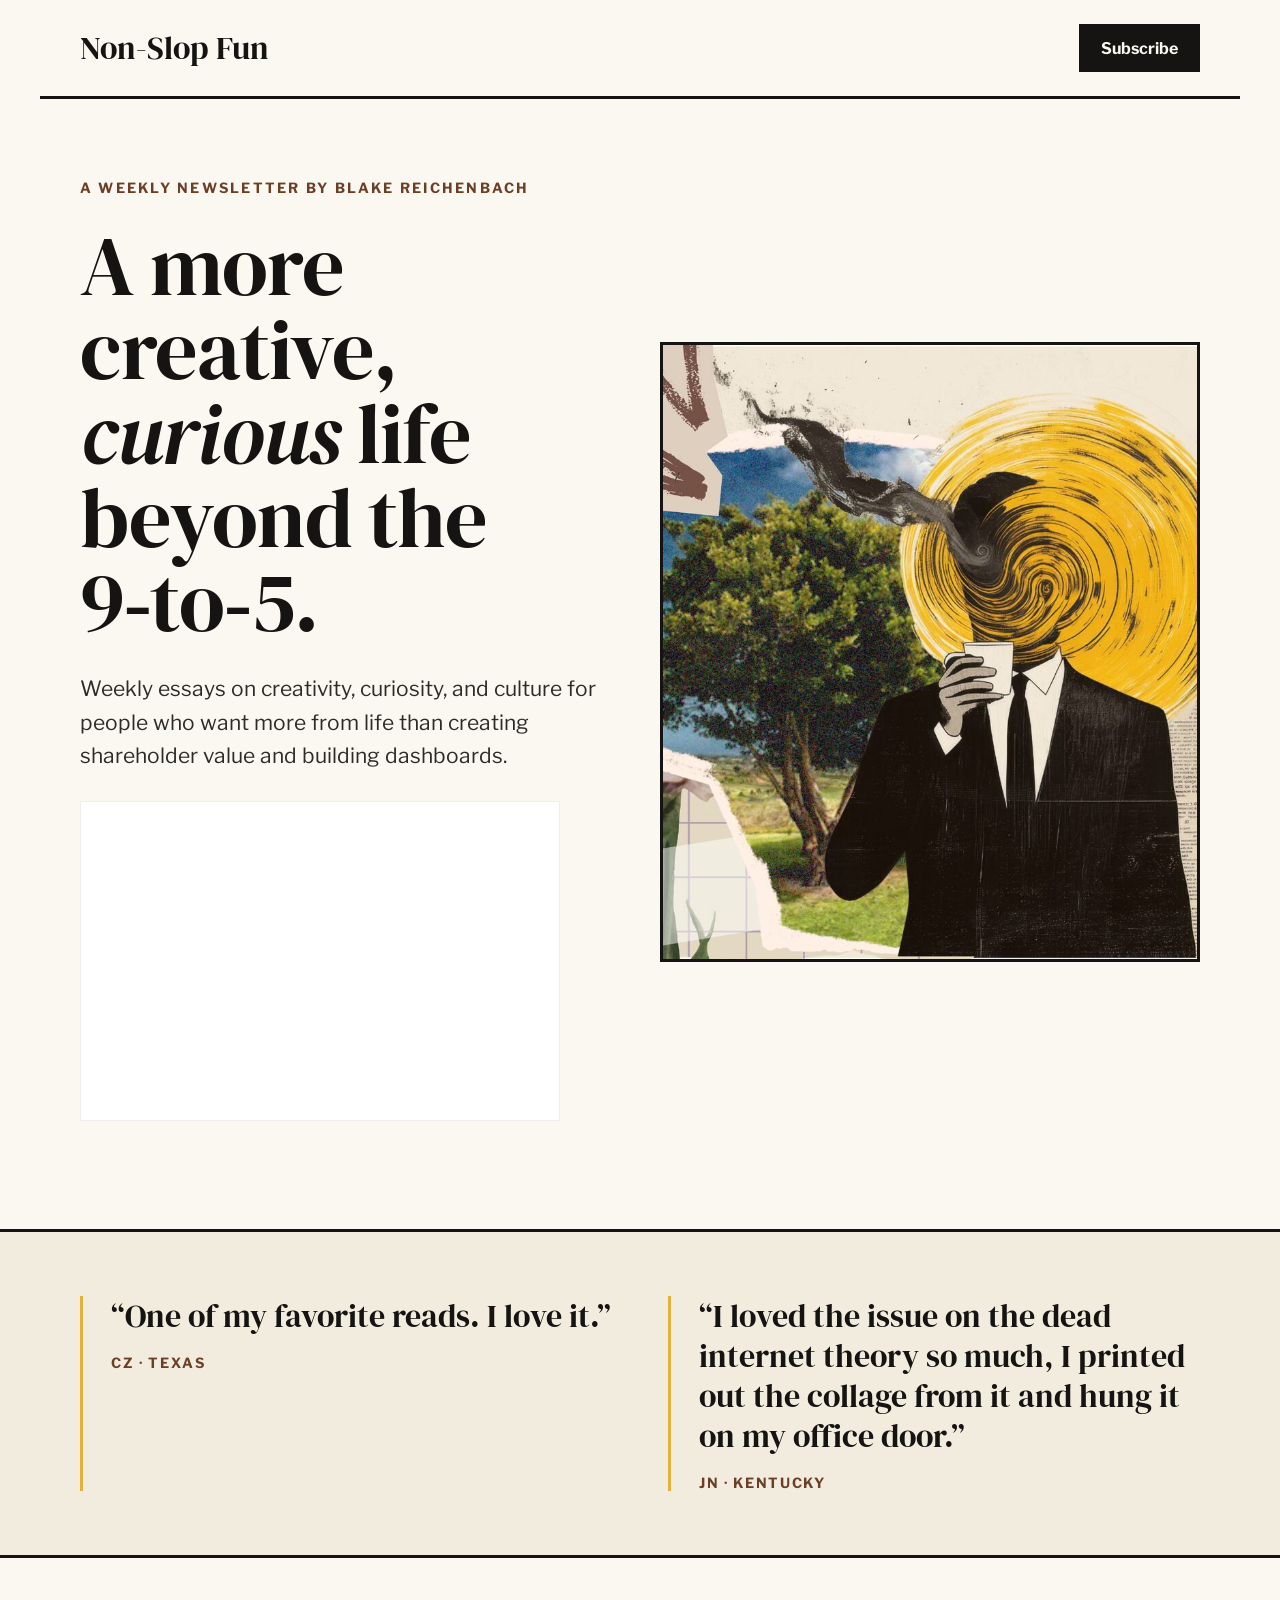
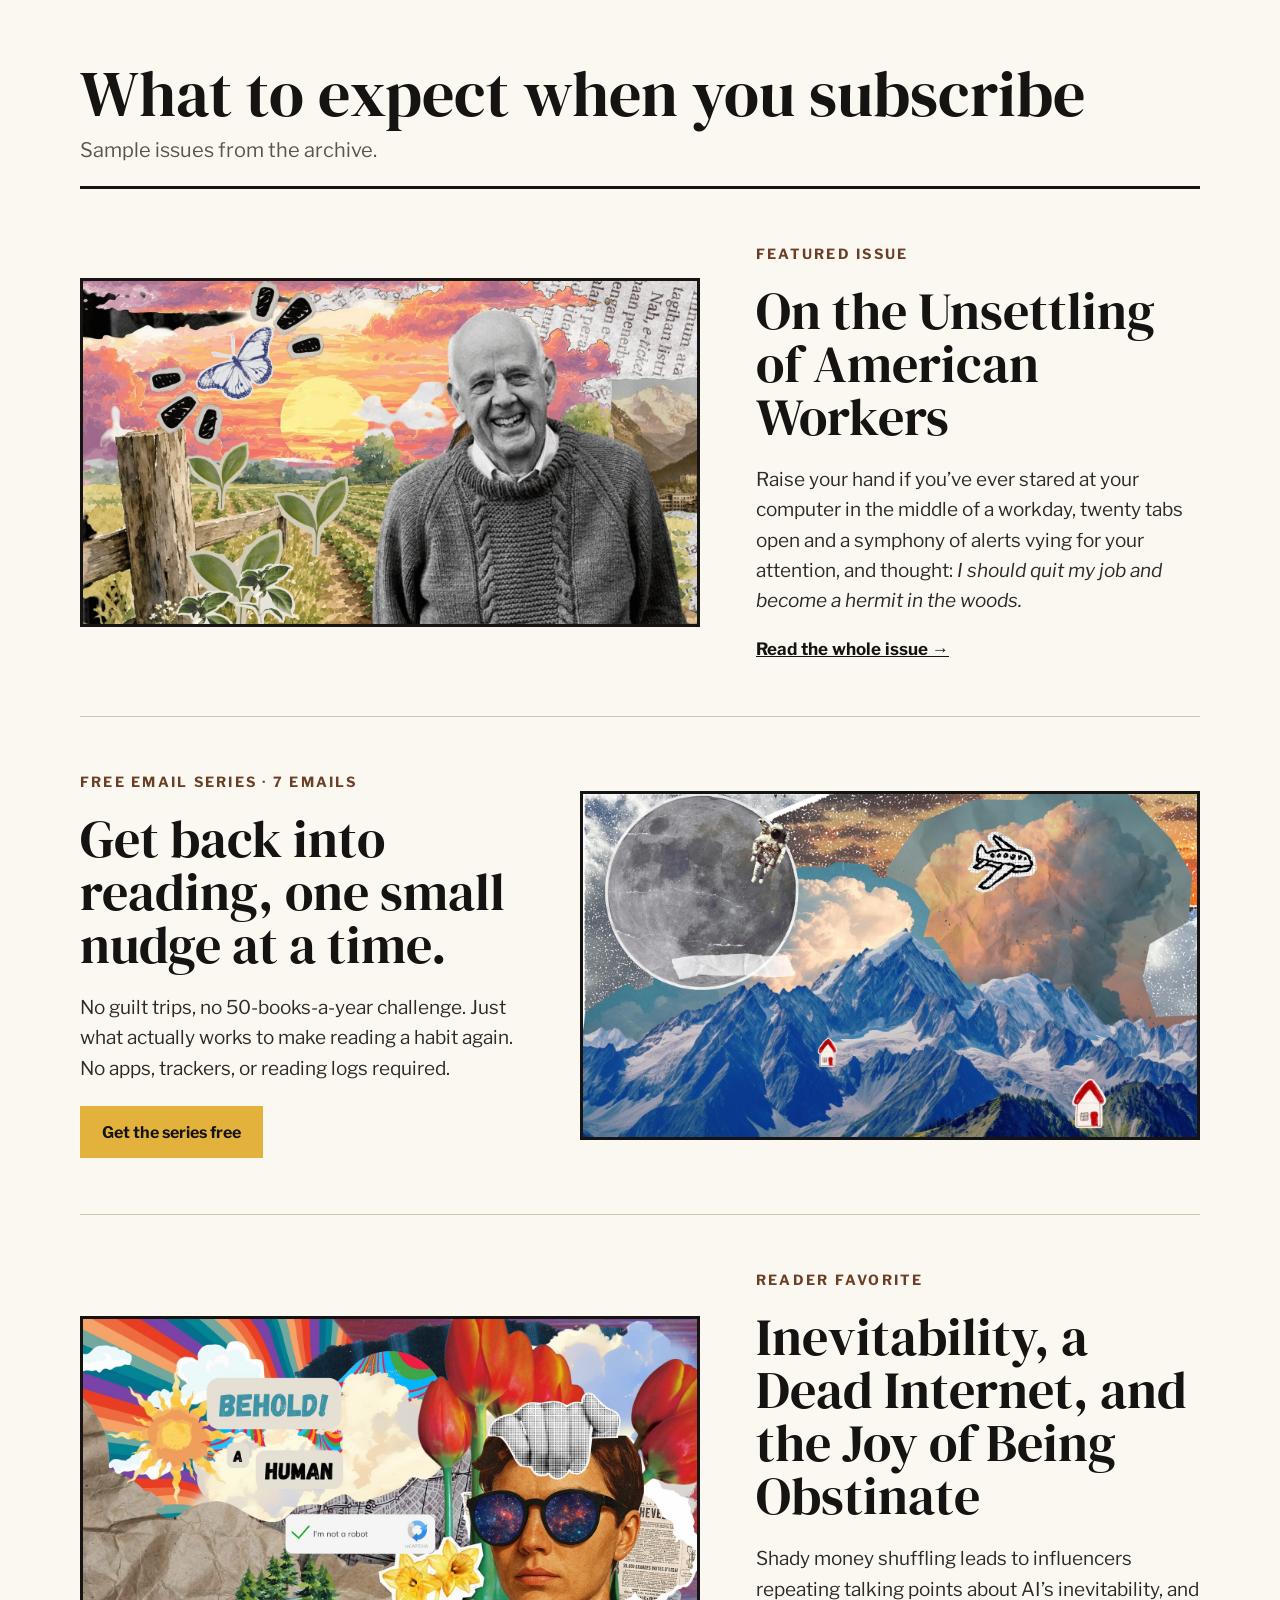
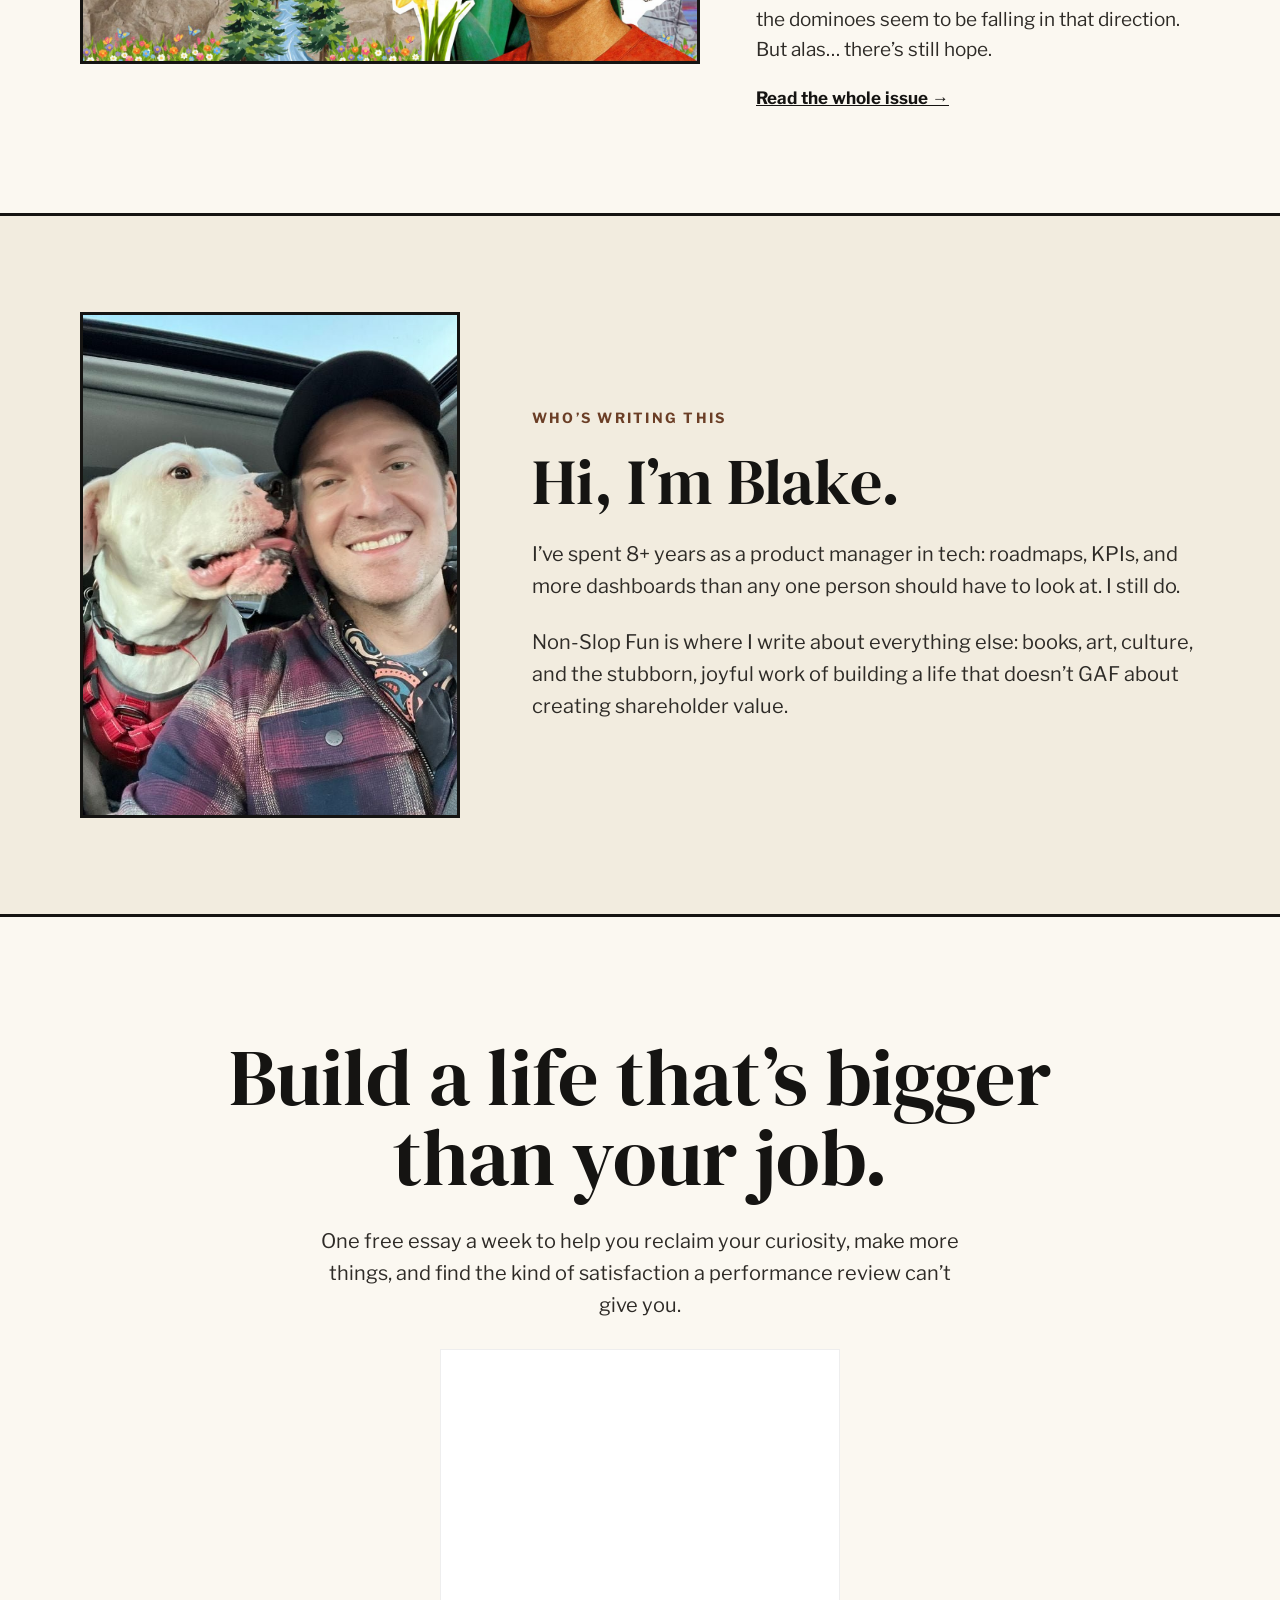
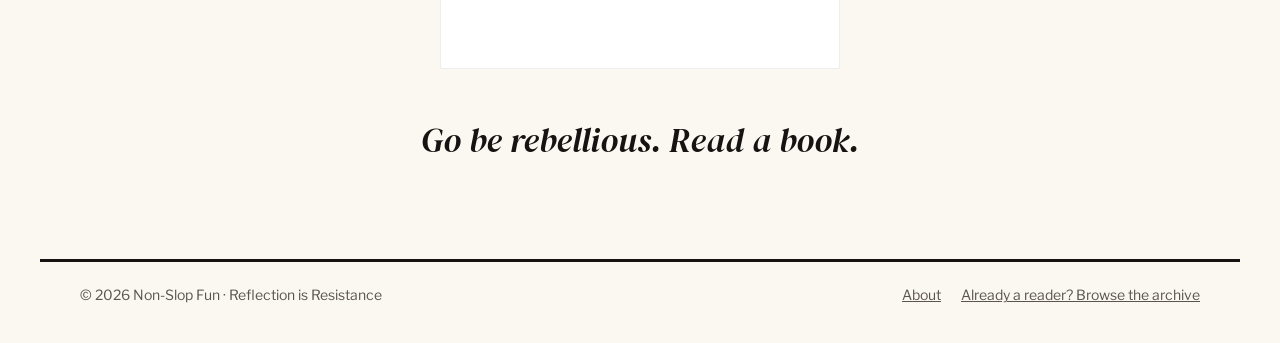
<file: index.html>
<!doctype html>
<html lang="en">
<head>
<meta charset="utf-8">
<meta name="viewport" content="width=device-width, initial-scale=1">
<title>Non-Slop Fun — A more creative, curious life beyond the 9-to-5</title>
<meta name="description" content="Weekly essays on creativity, curiosity, and culture for people who want more from life than creating shareholder value and building dashboards.">
<link rel="canonical" href="https://join.nonslopfun.com/">

<meta property="og:type" content="website">
<meta property="og:site_name" content="Non-Slop Fun">
<meta property="og:title" content="Non-Slop Fun — A more creative, curious life beyond the 9-to-5">
<meta property="og:description" content="Weekly essays on creativity, curiosity, and culture for people who want more from life than creating shareholder value and building dashboards.">
<meta property="og:url" content="https://join.nonslopfun.com/">
<meta property="og:image" content="https://join.nonslopfun.com/assets/og-image.jpg">
<meta property="og:image:width" content="1200">
<meta property="og:image:height" content="630">
<meta name="twitter:card" content="summary_large_image">
<meta name="twitter:image" content="https://join.nonslopfun.com/assets/og-image.jpg">

<link rel="icon" type="image/png" sizes="32x32" href="assets/favicon-32.png">
<link rel="apple-touch-icon" href="assets/apple-touch-icon.png">

<link rel="preconnect" href="https://fonts.googleapis.com">
<link rel="preconnect" href="https://fonts.gstatic.com" crossorigin>
<link rel="stylesheet" href="https://fonts.googleapis.com/css2?family=DM+Serif+Display:ital@0;1&family=Libre+Franklin:wght@400;500;700&display=swap">
<link rel="stylesheet" href="styles.css">
</head>
<body>

<header class="site-header wrap">
  <a class="wordmark" href="#top">Non-Slop Fun</a>
  <a class="btn btn-ink" href="#join">Subscribe</a>
</header>

<main>

  <section id="top" class="hero wrap">
    <div class="hero-copy">
      <p class="eyebrow">A weekly newsletter by Blake Reichenbach</p>
      <h1>A more creative, <em>curious</em> life beyond the 9&#8209;to&#8209;5.</h1>
      <p class="lede">Weekly essays on creativity, curiosity, and culture for people who want more from life than creating shareholder value and building dashboards.</p>
      <div id="join" class="form-slot">
        <iframe src="https://nonslopfun.substack.com/embed" width="480" height="320" style="border: 1px solid #EEE; background: white; max-width: 100%" frameborder="0" scrolling="no" title="Subscribe to Non-Slop Fun"></iframe>
      </div>
    </div>
    <img class="hero-art framed" src="assets/hero-carving-out-time.jpg" width="1600" height="900"
      alt="Collage: a man in a black suit sipping coffee, his head a swirl of yellow paint, beside a torn-out photo of a tree, flowers, a fish, and scraps of book pages">
  </section>

  <section class="band" aria-label="What readers say">
    <div class="wrap quotes">
      <figure>
        <blockquote>“One of my favorite reads. I love it.”</blockquote>
        <figcaption>CZ · Texas</figcaption>
      </figure>
      <figure>
        <blockquote>“I loved the issue on the dead internet theory so much, I printed out the collage from it and hung it on my office door.”</blockquote>
        <figcaption>JN · Kentucky</figcaption>
      </figure>
    </div>
  </section>

  <section class="samples wrap">
    <div class="section-head">
      <h2>What to expect when you subscribe</h2>
      <p>Sample issues from the archive.</p>
    </div>

    <article class="sample">
      <img class="framed" src="assets/issue-unsettling-american-workers.jpg" width="1600" height="900" loading="lazy"
        alt="Collage: Wendell Berry smiling in a knit sweater, in front of a watercolor sunset over a farm field with a wooden fence, seedlings, a butterfly, Alpine mountains, and torn newspaper scraps">
      <div class="sample-copy">
        <p class="eyebrow">Featured issue</p>
        <h3>On the Unsettling of American Workers</h3>
        <p>Raise your hand if you’ve ever stared at your computer in the middle of a workday, twenty tabs open and a symphony of alerts vying for your attention, and thought: <em>I should quit my job and become a hermit in the woods.</em></p>
        <a class="text-link" href="https://nonslopfun.com/p/on-the-unsettling-of-american-workers">Read the whole issue →</a>
      </div>
    </article>

    <article class="sample sample--flip">
      <img class="framed" src="assets/reading-series.jpg" width="1600" height="900" loading="lazy"
        alt="Collage: jagged blue mountains under billowing clouds, a moon with a floating astronaut, a doodled airplane, and two tiny red-roofed houses">
      <div class="sample-copy">
        <p class="eyebrow">Free email series · 7 emails</p>
        <h3>Get back into reading, one small nudge at a time.</h3>
        <p>No guilt trips, no 50-books-a-year challenge. Just what actually works to make reading a habit again. No apps, trackers, or reading logs required.</p>
        <a class="btn btn-mustard" href="https://nonslopfun.com/rebuild-your-reading-habit">Get the series free</a>
      </div>
    </article>

    <article class="sample">
      <img class="framed" src="assets/issue-dead-internet.jpg" width="1600" height="900" loading="lazy"
        alt="Collage: a young man in galaxy-lensed sunglasses among giant red tulips and daffodils, with a psychedelic rainbow sky, the words Behold! A Human, and an I'm-not-a-robot checkbox">
      <div class="sample-copy">
        <p class="eyebrow">Reader favorite</p>
        <h3>Inevitability, a Dead Internet, and the Joy of Being Obstinate</h3>
        <p>Shady money shuffling leads to influencers repeating talking points about AI’s inevitability, and the dominoes seem to be falling in that direction. But alas… there’s still hope.</p>
        <a class="text-link" href="https://nonslopfun.com/p/inevitability-a-dead-internet-and-the-joy-of-being-obstinate">Read the whole issue →</a>
      </div>
    </article>
  </section>

  <section class="band" aria-label="Who's writing this">
    <div class="wrap author">
      <img class="framed" src="assets/blake.jpg" width="600" height="800" loading="lazy"
        alt="Blake Reichenbach smiling in a selfie next to his white dog">
      <div class="author-copy">
        <p class="eyebrow">Who’s writing this</p>
        <h2>Hi, I’m Blake.</h2>
        <p>I’ve spent 8+ years as a product manager in tech: roadmaps, KPIs, and more dashboards than any one person should have to look at. I still do.</p>
        <p>Non-Slop Fun is where I write about everything else: books, art, culture, and the stubborn, joyful work of building a life that doesn’t GAF about creating shareholder value.</p>
      </div>
    </div>
  </section>

  <section class="closing wrap">
    <h2>Build a life that’s bigger than your job.</h2>
    <p class="lede">One free essay a week to help you reclaim your curiosity, make more things, and find the kind of satisfaction a performance review can’t give you.</p>
    <div class="form-slot">
      <iframe src="https://nonslopfun.substack.com/embed" width="480" height="320" style="border: 1px solid #EEE; background: white; max-width: 100%" frameborder="0" scrolling="no" title="Subscribe to Non-Slop Fun"></iframe>
    </div>
    <p class="signoff">Go be rebellious. Read a book.</p>
  </section>

</main>

<footer class="site-footer wrap">
  <span>© <span id="year">2026</span> Non-Slop Fun · Reflection is Resistance</span>
  <span class="footer-links"><a href="about/">About</a><a href="https://nonslopfun.com">Already a reader? Browse the archive</a></span>
</footer>

<script>document.getElementById('year').textContent = new Date().getFullYear();</script>
</body>
</html>
</file>
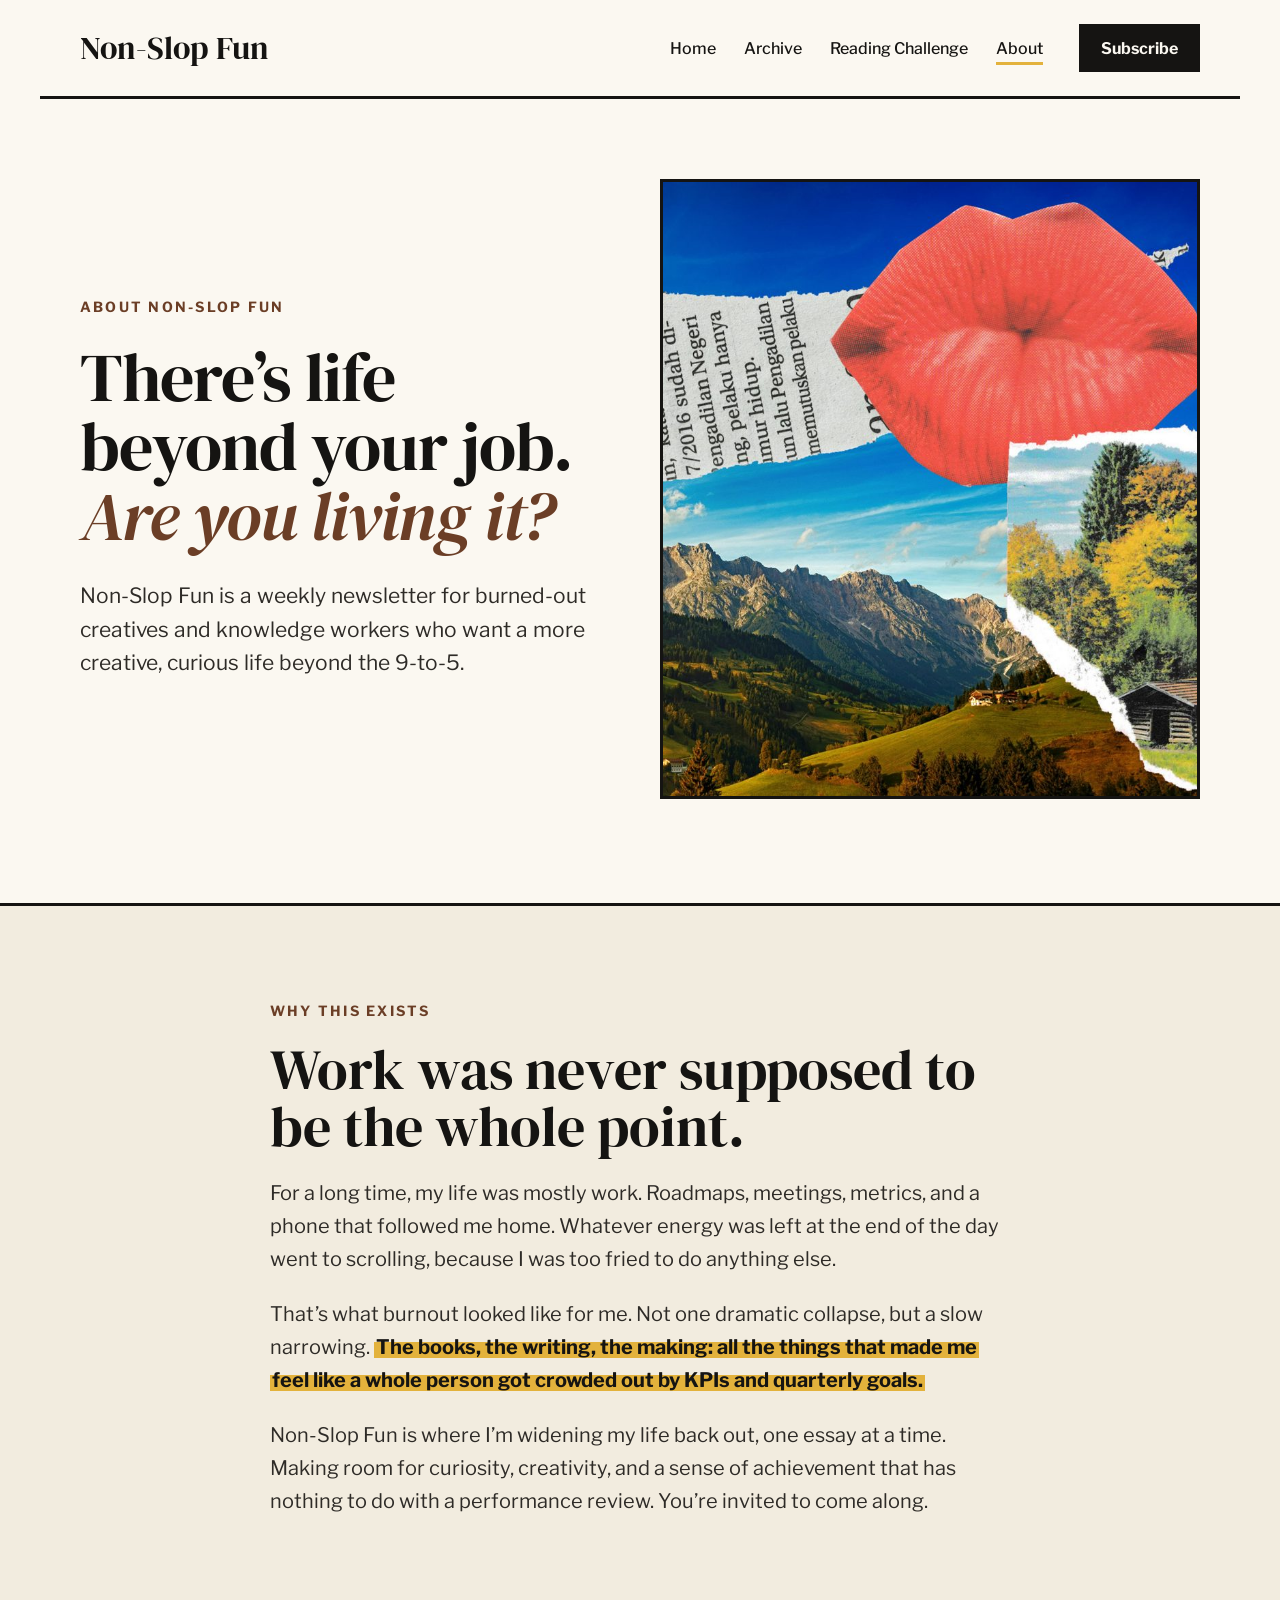
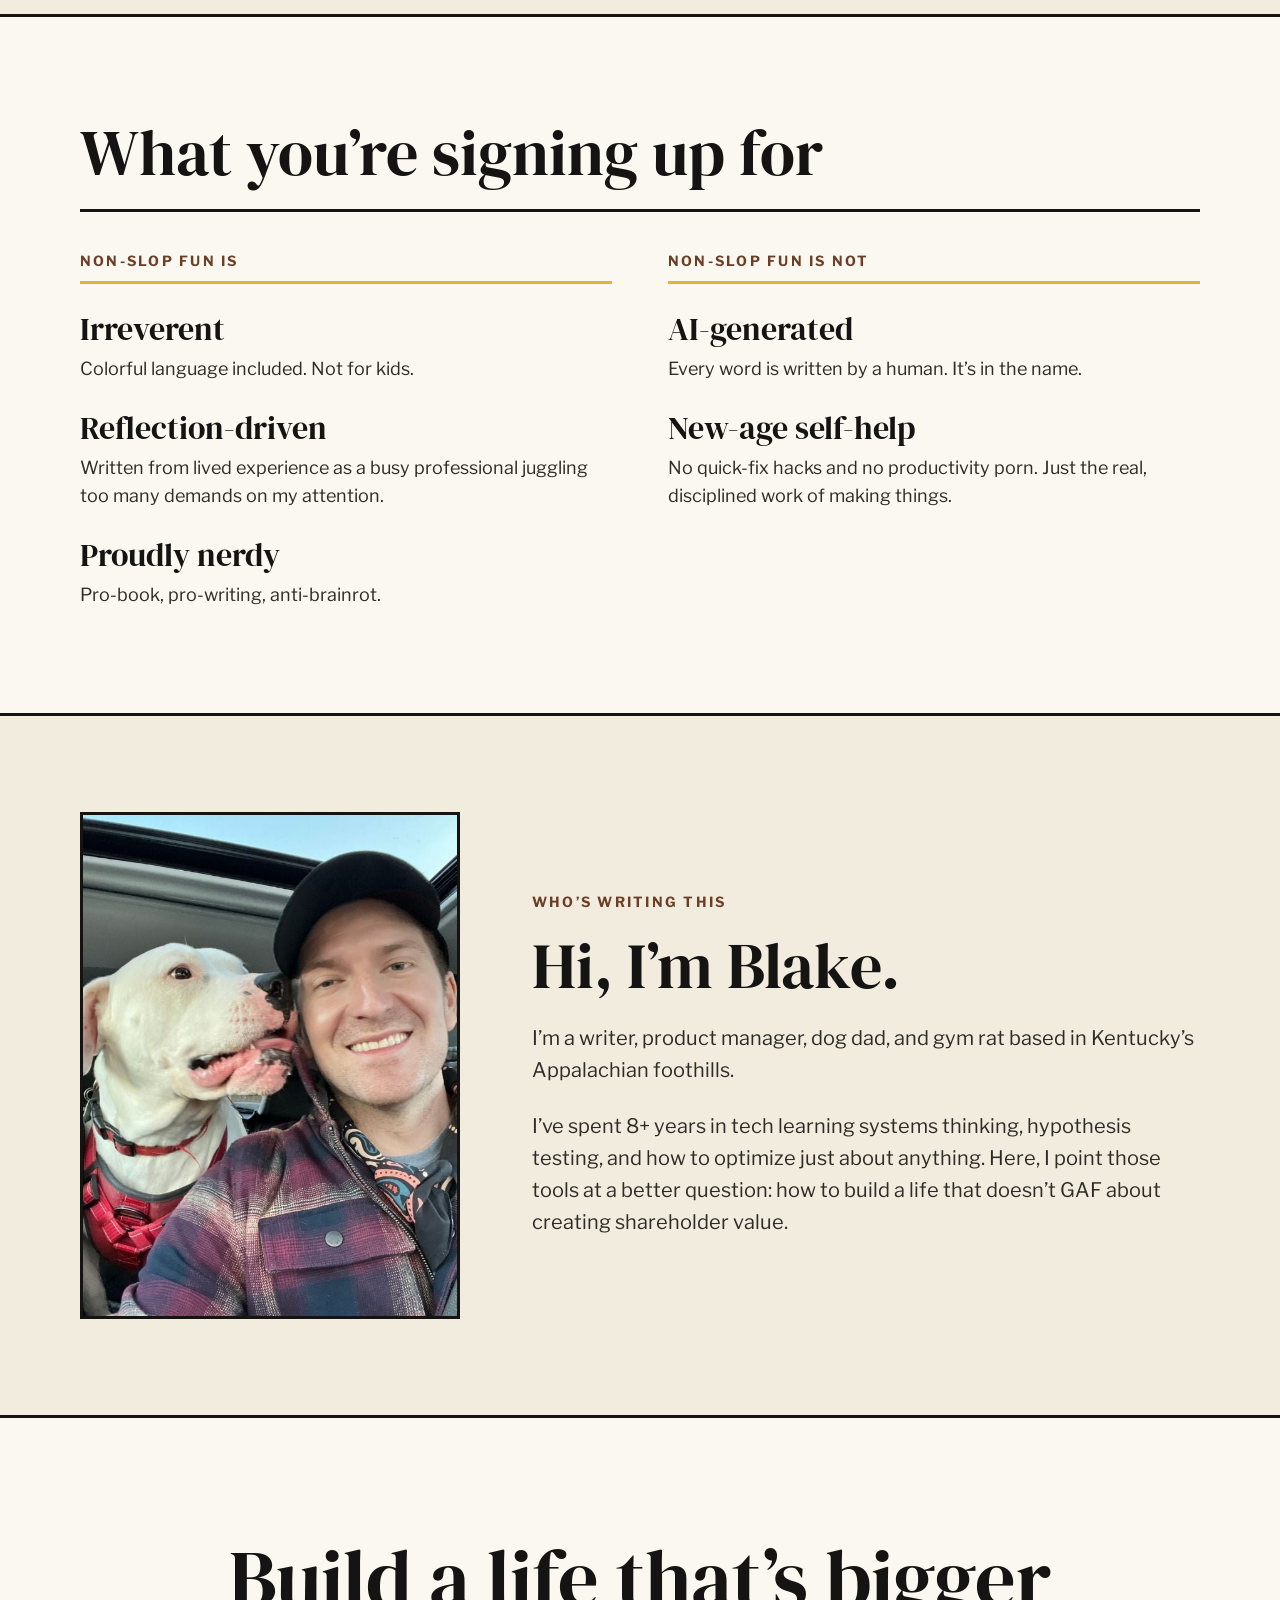
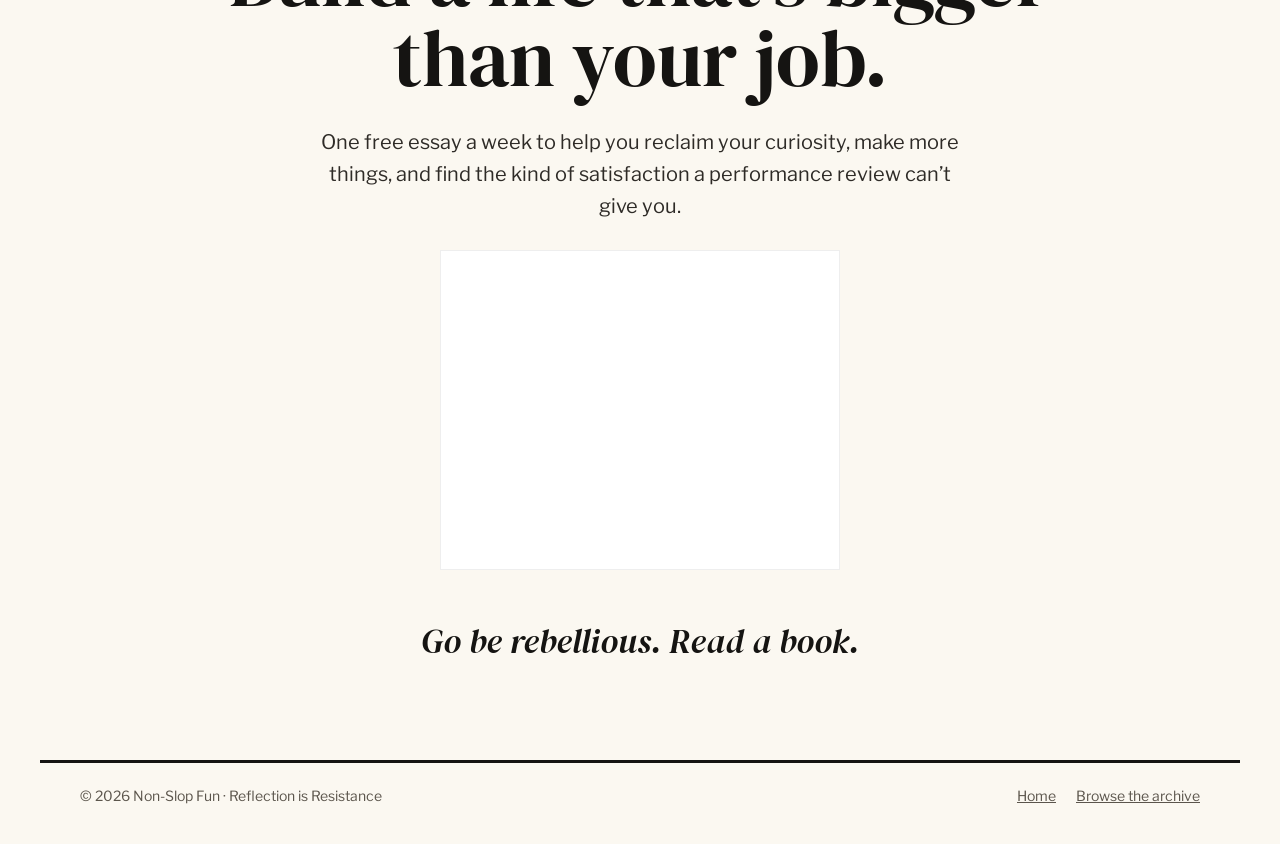
<file: about/index.html>
<!doctype html>
<html lang="en">
<head>
<meta charset="utf-8">
<meta name="viewport" content="width=device-width, initial-scale=1">
<title>About — Non-Slop Fun</title>
<meta name="description" content="Non-Slop Fun is a weekly newsletter by Blake Reichenbach for burned-out creatives and knowledge workers who want a more creative, curious life beyond the 9-to-5.">
<link rel="canonical" href="https://join.nonslopfun.com/about">

<meta property="og:type" content="website">
<meta property="og:site_name" content="Non-Slop Fun">
<meta property="og:title" content="About Non-Slop Fun">
<meta property="og:description" content="A weekly newsletter for burned-out creatives and knowledge workers who want a more creative, curious life beyond the 9-to-5.">
<meta property="og:url" content="https://join.nonslopfun.com/about">
<meta property="og:image" content="https://join.nonslopfun.com/assets/og-image.jpg">
<meta name="twitter:card" content="summary_large_image">

<link rel="icon" type="image/png" sizes="32x32" href="../assets/favicon-32.png">
<link rel="apple-touch-icon" href="../assets/apple-touch-icon.png">

<link rel="preconnect" href="https://fonts.googleapis.com">
<link rel="preconnect" href="https://fonts.gstatic.com" crossorigin>
<link rel="stylesheet" href="https://fonts.googleapis.com/css2?family=DM+Serif+Display:ital@0;1&family=Libre+Franklin:wght@400;500;700&display=swap">
<link rel="stylesheet" href="../styles.css">
</head>
<body>

<header class="site-header site-header--nav wrap">
  <a class="wordmark" href="../">Non-Slop Fun</a>
  <nav class="site-nav" aria-label="Main">
    <a href="../">Home</a>
    <a href="https://nonslopfun.com/">Archive</a>
    <a href="https://nonslopfun.com/rebuild-your-reading-habit">Reading Challenge</a>
    <a href="./" aria-current="page">About</a>
  </nav>
  <a class="btn btn-ink" href="#join">Subscribe</a>
</header>

<main>

  <section class="hero wrap">
    <div class="hero-copy">
      <p class="eyebrow">About Non-Slop Fun</p>
      <h1 class="h1-about">There’s life beyond your job.<br> <em class="accent">Are you living it?</em></h1>
      <p class="lede">Non-Slop Fun is a weekly newsletter for burned-out creatives and knowledge workers who want a more creative, curious life beyond the 9&#8209;to&#8209;5.</p>
    </div>
    <img class="hero-art framed" src="../assets/about-mountainside.jpg" width="1600" height="900"
      alt="Collage: Alpine mountains under a deep blue sky, a torn-out photo of a log cabin among autumn trees, oversized red lips, a strip of newsprint, a camera, a motorcycle, and a statue with a red X over its eyes">
  </section>

  <section class="band" aria-labelledby="why">
    <div class="wrap prose">
      <p class="eyebrow">Why this exists</p>
      <h2 id="why">Work was never supposed to be the whole point.</h2>
      <p>For a long time, my life was mostly work. Roadmaps, meetings, metrics, and a phone that followed me home. Whatever energy was left at the end of the day went to scrolling, because I was too fried to do anything else.</p>
      <p>That’s what burnout looked like for me. Not one dramatic collapse, but a slow narrowing. <strong class="pop">The books, the writing, the making: all the things that made me feel like a whole person got crowded out by KPIs and quarterly goals.</strong></p>
      <p>Non-Slop Fun is where I’m widening my life back out, one essay at a time. Making room for curiosity, creativity, and a sense of achievement that has nothing to do with a performance review. You’re invited to come along.</p>
    </div>
  </section>

  <section class="tenets wrap" aria-labelledby="tenets-head">
    <div class="section-head">
      <h2 id="tenets-head">What you’re signing up for</h2>
    </div>
    <div class="tenet-cols">
      <div class="tenet-col">
        <h3 class="tenet-label">Non-Slop Fun is</h3>
        <dl>
          <dt>Irreverent</dt>
          <dd>Colorful language included. Not for kids.</dd>
          <dt>Reflection-driven</dt>
          <dd>Written from lived experience as a busy professional juggling too many demands on my attention.</dd>
          <dt>Proudly nerdy</dt>
          <dd>Pro-book, pro-writing, anti-brainrot.</dd>
        </dl>
      </div>
      <div class="tenet-col">
        <h3 class="tenet-label">Non-Slop Fun is not</h3>
        <dl>
          <dt>AI-generated</dt>
          <dd>Every word is written by a human. It’s in the name.</dd>
          <dt>New-age self-help</dt>
          <dd>No quick-fix hacks and no productivity porn. Just the real, disciplined work of making things.</dd>
        </dl>
      </div>
    </div>
  </section>

  <section class="band" aria-label="About the author">
    <div class="wrap author">
      <img class="framed" src="../assets/blake.jpg" width="600" height="800" loading="lazy"
        alt="Blake Reichenbach smiling in a selfie next to his white dog">
      <div class="author-copy">
        <p class="eyebrow">Who’s writing this</p>
        <h2>Hi, I’m Blake.</h2>
        <p>I’m a writer, product manager, dog dad, and gym rat based in Kentucky’s Appalachian foothills.</p>
        <p>I’ve spent 8+ years in tech learning systems thinking, hypothesis testing, and how to optimize just about anything. Here, I point those tools at a better question: how to build a life that doesn’t GAF about creating shareholder value.</p>
      </div>
    </div>
  </section>

  <section class="closing wrap">
    <h2>Build a life that’s bigger than your job.</h2>
    <p class="lede">One free essay a week to help you reclaim your curiosity, make more things, and find the kind of satisfaction a performance review can’t give you.</p>
    <div id="join" class="form-slot">
      <iframe src="https://nonslopfun.substack.com/embed" width="480" height="320" style="border: 1px solid #EEE; background: white; max-width: 100%" frameborder="0" scrolling="no" title="Subscribe to Non-Slop Fun"></iframe>
    </div>
    <p class="signoff">Go be rebellious. Read a book.</p>
  </section>

</main>

<footer class="site-footer wrap">
  <span>© <span id="year">2026</span> Non-Slop Fun · Reflection is Resistance</span>
  <span class="footer-links"><a href="../">Home</a><a href="https://nonslopfun.com">Browse the archive</a></span>
</footer>

<script>document.getElementById('year').textContent = new Date().getFullYear();</script>
</body>
</html>
</file>
<file: styles.css>
:root {
  --paper: #FBF8F1;
  --band: #F2ECDF;
  --ink: #151412;
  --body: #2E2B27;
  --muted: #5B554C;
  --brown: #6B3E26;
  --mustard: #E3B23C;
  --rule: #CFC5B3;
  --serif: 'DM Serif Display', Georgia, serif;
  --sans: 'Libre Franklin', Arial, sans-serif;
  --gutter: 40px;
}

*, *::before, *::after { box-sizing: border-box; }

html { scroll-behavior: smooth; }
@media (prefers-reduced-motion: reduce) { html { scroll-behavior: auto; } }

body {
  margin: 0;
  background: var(--paper);
  color: var(--ink);
  font-family: var(--sans);
  -webkit-font-smoothing: antialiased;
}

img { max-width: 100%; height: auto; display: block; }
a { color: var(--ink); }
a:hover { color: var(--brown); }
:focus-visible { outline: 3px solid var(--brown); outline-offset: 3px; }

h1, h2, h3 { font-family: var(--serif); font-weight: 400; margin: 0; }
p { margin: 0; }

.wrap { max-width: 1200px; margin: 0 auto; padding-left: var(--gutter); padding-right: var(--gutter); }

.eyebrow {
  font-size: 14px; font-weight: 700; letter-spacing: 0.16em;
  text-transform: uppercase; color: var(--brown);
}

.framed { border: 3px solid var(--ink); }

.btn {
  display: inline-flex; align-items: center; justify-content: center;
  min-height: 48px; padding: 0 22px;
  font-weight: 700; font-size: 16px; text-decoration: none;
}
.btn-ink { background: var(--ink); color: var(--paper); }
.btn-ink:hover { color: var(--mustard); }
.btn-mustard { background: var(--mustard); color: var(--ink); min-height: 52px; }
.btn-mustard:hover { color: var(--ink); filter: brightness(0.95); }
.text-link { font-weight: 700; font-size: 17px; }

/* Header */
.site-header {
  display: flex; align-items: center; justify-content: space-between; gap: 24px;
  padding-top: 24px; padding-bottom: 24px;
  border-bottom: 3px solid var(--ink);
}
.wordmark { font-family: var(--serif); font-size: 32px; text-decoration: none; }

/* Hero */
.hero {
  display: grid; grid-template-columns: minmax(0, 1fr) 540px; gap: 56px; align-items: center;
  padding-top: 80px; padding-bottom: 104px;
}
.hero-copy { display: flex; flex-direction: column; gap: 28px; }
.hero h1 { font-size: 84px; line-height: 1; letter-spacing: -0.015em; }
.lede { font-size: 21px; line-height: 1.6; color: var(--body); max-width: 560px; }
.hero-art { width: 100%; height: 620px; object-fit: cover; object-position: 68% 50%; }
.form-slot { max-width: 560px; min-height: 64px; width: 100%; scroll-margin-top: 24px; }

/* Bands */
.band { background: var(--band); border-top: 3px solid var(--ink); border-bottom: 3px solid var(--ink); }

.quotes {
  display: grid; grid-template-columns: repeat(2, minmax(0, 1fr)); gap: 56px;
  padding-top: 64px; padding-bottom: 64px;
}
.quotes figure {
  margin: 0; display: flex; flex-direction: column; gap: 18px;
  padding-left: 28px; border-left: 3px solid var(--mustard);
}
.quotes blockquote { margin: 0; font-family: var(--serif); font-size: 32px; line-height: 1.25; }
.quotes figcaption {
  font-size: 14px; font-weight: 700; letter-spacing: 0.12em; text-transform: uppercase; color: var(--brown);
}

/* Samples */
.samples { display: flex; flex-direction: column; gap: 56px; padding-top: 104px; padding-bottom: 104px; }
.section-head { display: flex; flex-direction: column; gap: 12px; padding-bottom: 24px; border-bottom: 3px solid var(--ink); }
.section-head h2 { font-size: 64px; line-height: 1; }
.section-head p { font-size: 20px; color: var(--muted); }

.sample {
  display: grid; grid-template-columns: 620px minmax(0, 1fr); gap: 56px; align-items: center;
}
.sample + .sample { padding-top: 56px; border-top: 1px solid var(--rule); }
.sample img { width: 100%; aspect-ratio: 16 / 9; object-fit: cover; }
.sample--flip { grid-template-columns: minmax(0, 1fr) 620px; }
.sample--flip img { order: 2; }
.sample-copy { display: flex; flex-direction: column; gap: 22px; align-items: flex-start; }
.sample-copy h3 { font-size: 52px; line-height: 1.02; }
.sample-copy p:not(.eyebrow) { font-size: 19px; line-height: 1.6; color: var(--body); }

/* Author */
.author {
  display: grid; grid-template-columns: 380px minmax(0, 1fr); gap: 72px; align-items: center;
  padding-top: 96px; padding-bottom: 96px;
}
.author img { width: 100%; aspect-ratio: 3 / 4; object-fit: cover; }
.author-copy { display: flex; flex-direction: column; gap: 24px; }
.author-copy h2 { font-size: 64px; line-height: 1; }
.author-copy p:not(.eyebrow) { font-size: 20px; line-height: 1.6; color: var(--body); }

/* Closing */
.closing {
  display: flex; flex-direction: column; align-items: center; gap: 28px; text-align: center;
  padding-top: 120px; padding-bottom: 96px;
}
.closing h2 { font-size: 80px; line-height: 1; max-width: 900px; }
.closing .lede { max-width: 660px; font-size: 20px; }
.closing .form-slot { max-width: 400px; }
.signoff { margin-top: 16px; font-family: var(--serif); font-style: italic; font-size: 34px; }

/* Footer */
.site-footer {
  display: flex; justify-content: space-between; gap: 16px; flex-wrap: wrap;
  padding-top: 24px; padding-bottom: 40px;
  border-top: 3px solid var(--ink); font-size: 14px; color: var(--muted);
}
.site-footer a { color: var(--muted); }

/* Tablet */
@media (max-width: 1080px) {
  .hero { grid-template-columns: 1fr; gap: 40px; padding-top: 56px; padding-bottom: 72px; }
  .hero-art { height: auto; aspect-ratio: 16 / 9; object-position: center; }
  .sample, .sample--flip { grid-template-columns: 1fr; gap: 28px; }
  .sample--flip img { order: 0; }
  .author { grid-template-columns: 280px minmax(0, 1fr); gap: 48px; }
}

/* Phone */
@media (max-width: 700px) {
  :root { --gutter: 16px; }
  .site-header { padding-top: 16px; padding-bottom: 16px; }
  .wordmark { font-size: 26px; }
  .btn-ink { min-height: 44px; padding: 0 16px; font-size: 15px; }
  .hero { padding-top: 40px; padding-bottom: 56px; gap: 32px; }
  .hero-copy { gap: 20px; }
  .hero h1 { font-size: 48px; }
  .lede { font-size: 18px; }
  .quotes { grid-template-columns: 1fr; gap: 32px; padding-top: 48px; padding-bottom: 48px; }
  .quotes blockquote { font-size: 24px; }
  .samples { gap: 40px; padding-top: 64px; padding-bottom: 64px; }
  .sample + .sample { padding-top: 40px; }
  .section-head h2 { font-size: 40px; }
  .section-head p { font-size: 18px; }
  .sample-copy { gap: 16px; }
  .sample-copy h3 { font-size: 34px; }
  .sample-copy p:not(.eyebrow) { font-size: 17px; }
  .author { grid-template-columns: 1fr; gap: 32px; padding-top: 64px; padding-bottom: 64px; }
  .author img { max-width: 320px; }
  .author-copy h2 { font-size: 44px; }
  .author-copy p:not(.eyebrow) { font-size: 18px; }
  .closing { padding-top: 72px; padding-bottom: 64px; gap: 20px; }
  .closing h2 { font-size: 44px; }
  .signoff { font-size: 26px; }
  .site-footer { flex-direction: column; }
}

/* About page */
.hero h1.h1-long { font-size: 60px; line-height: 1.05; }
.prose { max-width: 820px; display: flex; flex-direction: column; gap: 22px; padding-top: 96px; padding-bottom: 96px; }
.prose h2 { font-size: 56px; line-height: 1.02; }
.prose p:not(.eyebrow) { font-size: 20px; line-height: 1.65; color: var(--body); }
.tenets { display: flex; flex-direction: column; gap: 40px; padding-top: 104px; padding-bottom: 104px; }
.tenet-cols { display: grid; grid-template-columns: repeat(2, minmax(0, 1fr)); gap: 56px; }
.tenet-label { font-family: var(--sans); font-size: 14px; font-weight: 700; letter-spacing: 0.16em; text-transform: uppercase; color: var(--brown); padding-bottom: 12px; border-bottom: 3px solid var(--mustard); }
.tenet-col dl { margin: 0; }
.tenet-col dt { font-family: var(--serif); font-size: 32px; line-height: 1.1; margin-top: 28px; }
.tenet-col dd { margin: 8px 0 0; font-size: 18px; line-height: 1.55; color: var(--body); }
.footer-links { display: flex; gap: 20px; }

@media (max-width: 700px) {
  .hero h1.h1-long { font-size: 38px; }
  .prose { padding-top: 56px; padding-bottom: 56px; gap: 16px; }
  .prose h2 { font-size: 38px; }
  .prose p:not(.eyebrow) { font-size: 18px; }
  .tenets { padding-top: 64px; padding-bottom: 64px; gap: 24px; }
  .tenet-cols { grid-template-columns: 1fr; gap: 40px; }
  .tenet-col dt { font-size: 26px; margin-top: 22px; }
  .tenet-col dd { font-size: 17px; }
}

/* Highlighted pull-line */
.pop {
  font-weight: 700;
  color: var(--ink);
  background: linear-gradient(transparent 30%, var(--mustard) 30%, var(--mustard) 94%, transparent 94%);
  -webkit-box-decoration-break: clone;
  box-decoration-break: clone;
  padding: 0 2px;
}

.accent { color: var(--brown); }
.hero h1.h1-about { font-size: 68px; line-height: 1.02; }
@media (max-width: 700px) { .hero h1.h1-about { font-size: 44px; } }

/* Header with nav (About and future inner pages) */
.site-nav { display: flex; align-items: center; gap: 28px; margin-left: auto; margin-right: 12px; }
.site-nav a { font-size: 16px; font-weight: 500; text-decoration: none; padding: 6px 0; white-space: nowrap; }
.site-nav a[aria-current="page"] { text-decoration: underline; text-decoration-color: var(--mustard); text-decoration-thickness: 3px; text-underline-offset: 8px; }
@media (max-width: 700px) {
  .site-header--nav { flex-wrap: wrap; row-gap: 12px; }
  .site-header--nav .site-nav { order: 3; width: 100%; margin: 0; gap: 20px; overflow-x: auto; padding-bottom: 4px; }
  .site-nav a { font-size: 15px; }
}
</file>
